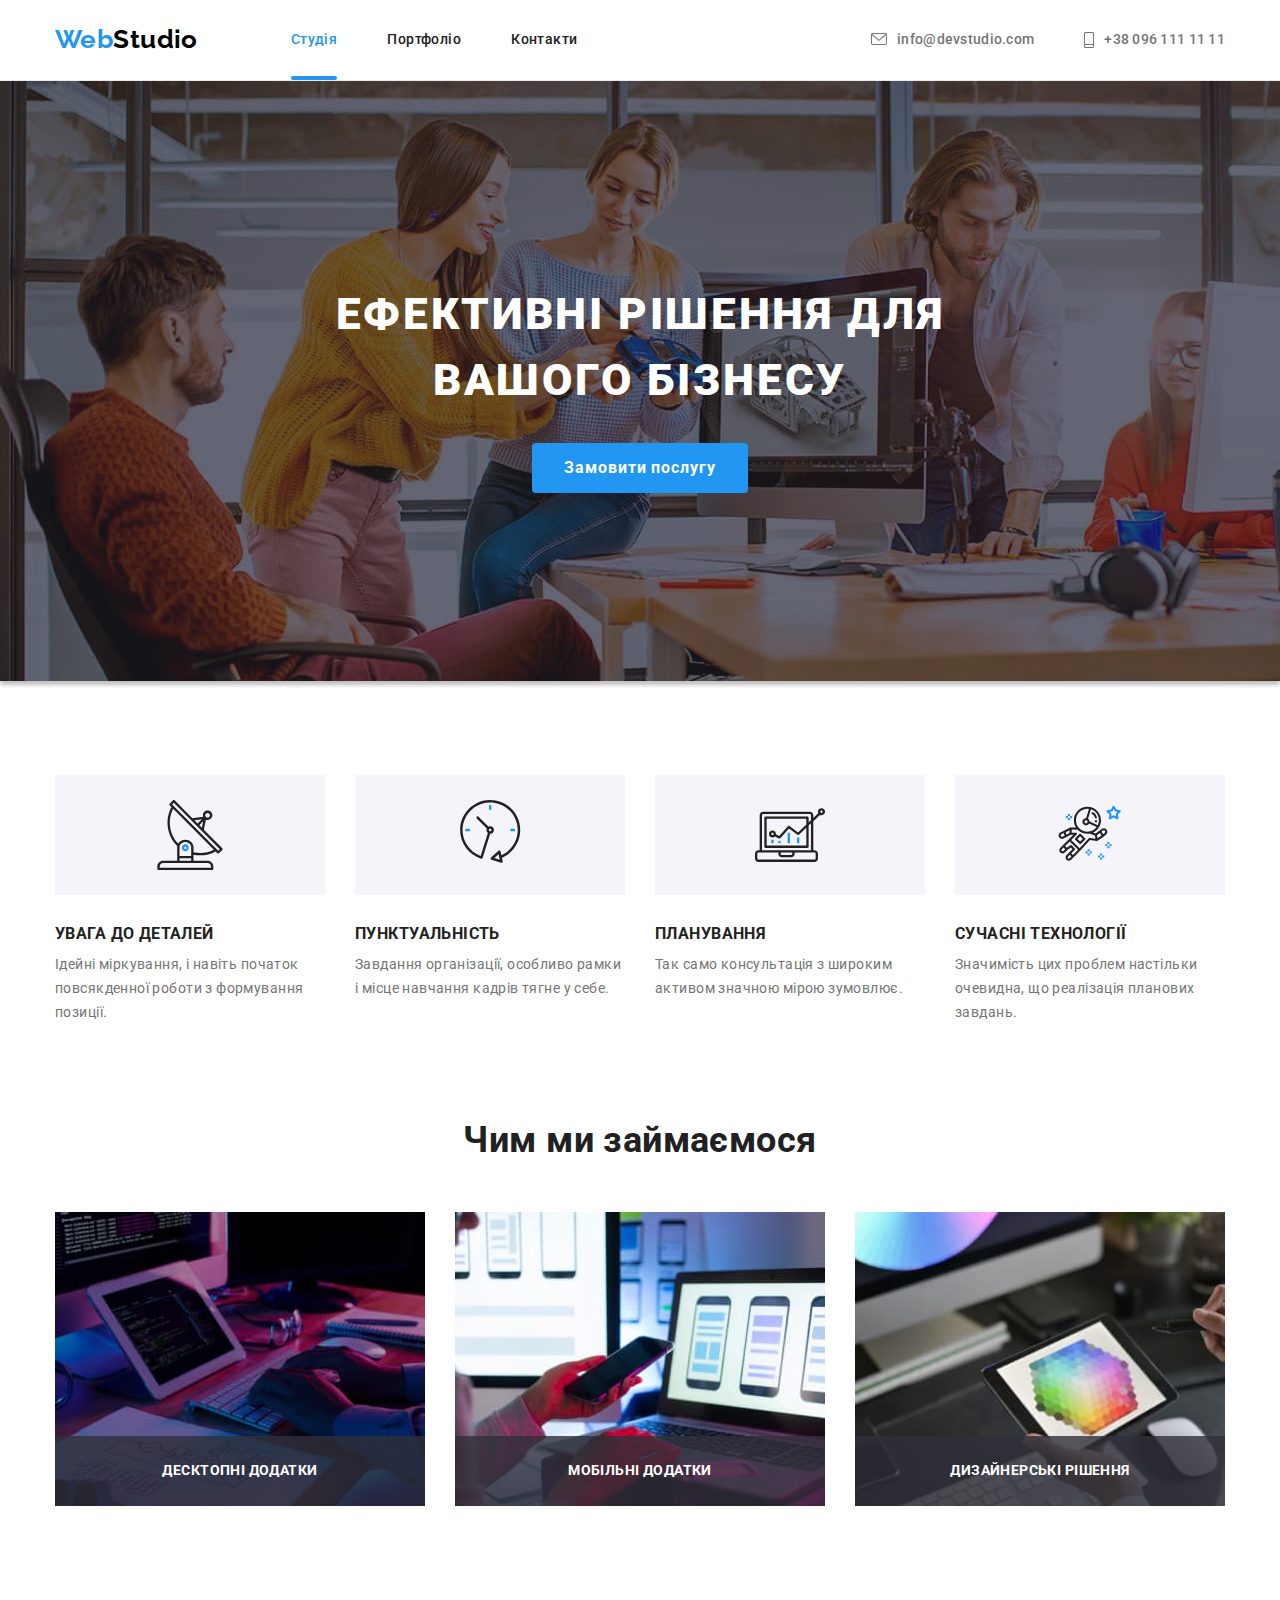
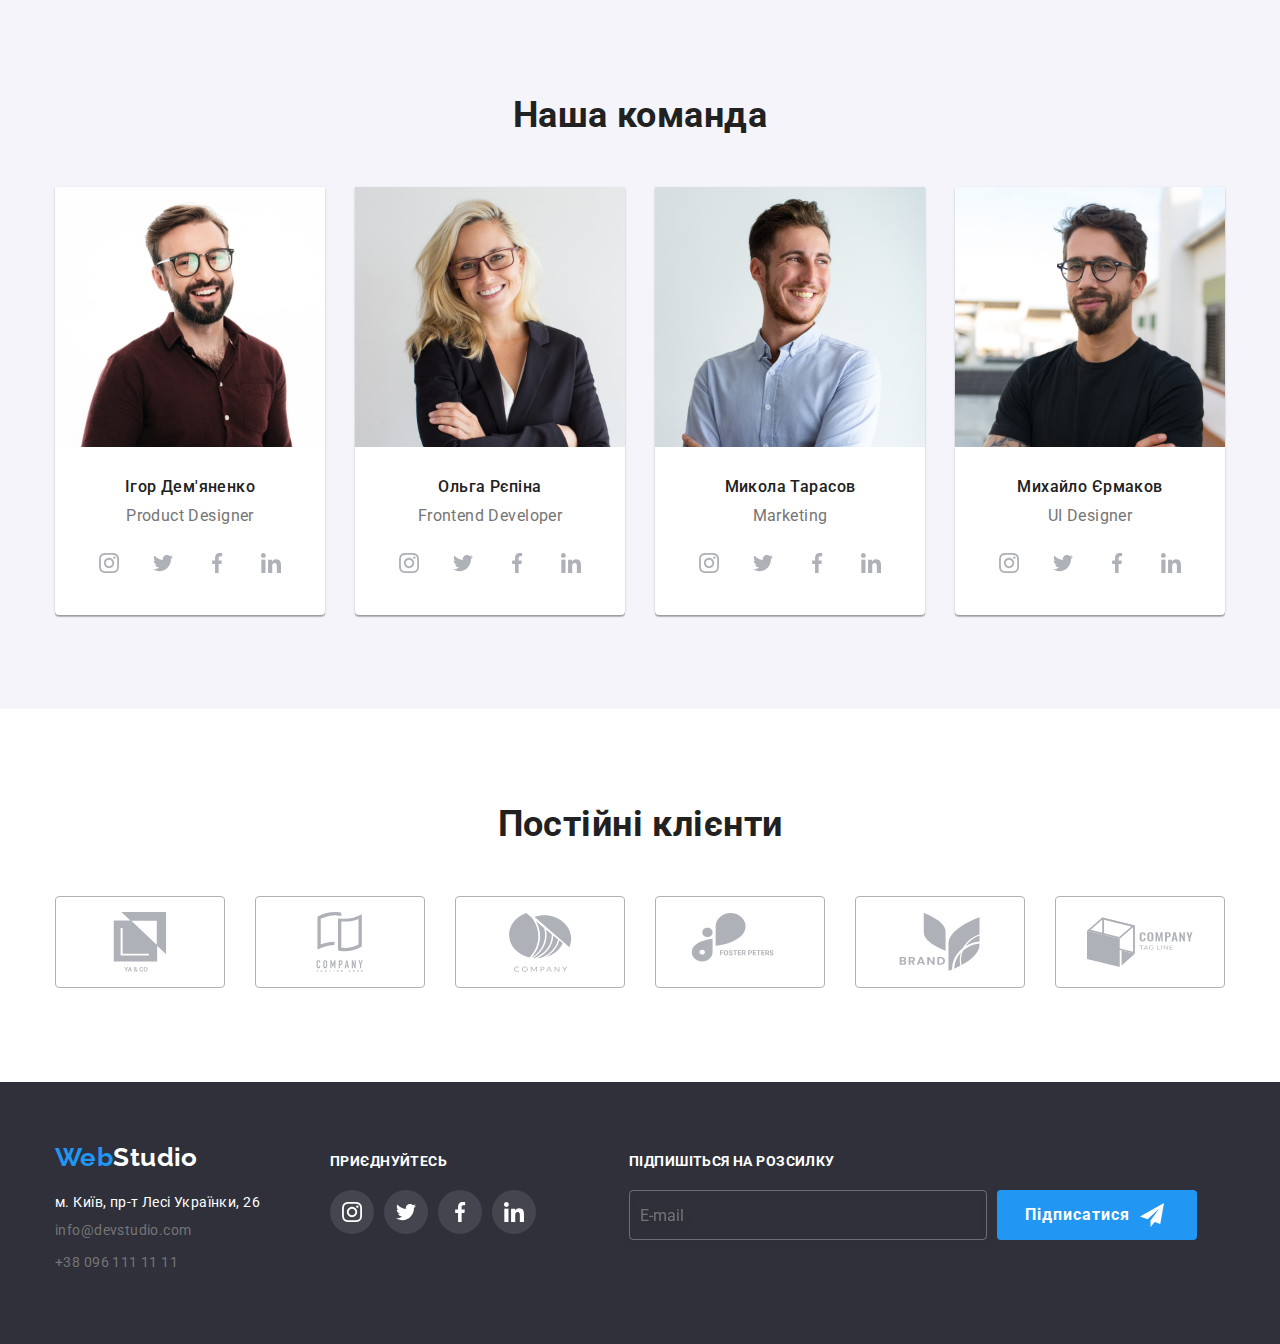
<file: index.html>
<!DOCTYPE html>
<html lang="uk">
  <head class="head">
    <meta charset="utf-8" />
    <meta name="viewport" content="width=device-width, initial-scale=1.0" />
    <title>WebStudio</title>
    <link rel="preconnect" href="https://fonts.googleapis.com" />
    <link rel="preconnect" href="https://fonts.gstatic.com" crossorigin />
    <link
      href="https://fonts.googleapis.com/css2?family=Raleway:wght@700&family=Roboto:wght@400;500;700;900&display=swap"
      rel="stylesheet"
    />
    <link
      rel="stylesheet"
      href="https://cdn.jsdelivr.net/npm/modern-normalize@1.1.0/modern-normalize.min.css"
    />
    <link rel="stylesheet" href="./css/main.min.css" />
  </head>
  <body>
    <!----------------------------------------------------HEADER----------------------------------------------------------------->
    <header class="header">
      <div class="container header__container">
        <nav class="navigation">
          <a class="link webstudio-main" href="./index.html" lang="en"
            >Web<span class="studio">Studio</span></a
          >
          <ul class="menu list">
            <li class="menu__item">
              <a class="menu__link current link" href="./index.html">Студія</a>
            </li>
            <li class="menu__item">
              <a class="menu__link link" href="./portfolio.html">Портфоліо</a>
            </li>
            <li class="menu__item"><a class="menu__link link" href="#">Контакти</a></li>
          </ul>
        </nav>
        <ul class="list contact-list">
          <li>
            <a class="contact-list__link link" href="mailto:info@devstudio.com">
              <svg aria-label="конверт" class="contact-list_logo" width="16" height="12">
                <use href="./images/icons.svg#icon-envelope"></use>
              </svg>
              info@devstudio.com</a
            >
          </li>
          <li>
            <a class="contact-list__link link" href="tel:+380961111111">
              <svg aria-label="телефон" class="contact-list_logo" width="10" height="16">
                <use href="./images/icons.svg#icon-Vector"></use>
              </svg>
              +38 096 111 11 11</a
            >
          </li>
        </ul>
      </div>
    </header>
    <main>
      <!----------------------------------------------------section-HERO----------------------------------------------------------------->
      <section class="title">
        <div class="container hero">
          <h1 class="hero__title">Ефективні рішення для вашого бізнесу</h1>
          <button type="button" class="hero__button" data-modal-open>Замовити послугу</button>
        </div>
      </section>
      <!----------------------------------------------------section-BENEFITS----------------------------------------------------------------->
      <section class="section">
        <div class="container">
          <h2 class="visually-hidden">Наші особливості</h2>
          <ul class="list benefits">
            <li>
              <div class="benefits__box">
                <svg aria-label="антена" class="benefits__icon">
                  <use href="./images/icons.svg#icon-antenna"></use>
                </svg>
              </div>

              <h3 class="benefits__title">Увага до деталей</h3>
              <p class="benefits__text">
                Ідейні міркування, і навіть початок повсякденної роботи з формування позиції.
              </p>
            </li>
            <li>
              <div class="benefits__box">
                <svg aria-label="годинник" class="benefits__icon">
                  <use class="icon-svg" href="./images/icons.svg#icon-clock"></use>
                </svg>
              </div>

              <h3 class="benefits__title">Пунктуальність</h3>
              <p class="benefits__text">
                Завдання організації, особливо рамки і місце навчання кадрів тягне у себе.
              </p>
            </li>
            <li>
              <div class="benefits__box">
                <svg aria-label="діаграма" class="benefits__icon">
                  <use href="./images/icons.svg#icon-diagram"></use>
                </svg>
              </div>

              <h3 class="benefits__title">Планування</h3>
              <p class="benefits__text">
                Так само консультація з широким активом значною мірою зумовлює.
              </p>
            </li>
            <li>
              <div class="benefits__box">
                <svg aria-label="астронавт" class="benefits__icon">
                  <use href="./images/icons.svg#icon-astronaut"></use>
                </svg>
              </div>

              <h3 class="benefits__title">Сучасні технології</h3>
              <p class="benefits__text">
                Значимість цих проблем настільки очевидна, що реалізація планових завдань.
              </p>
            </li>
          </ul>
        </div>
      </section>

       <!----------------------------------------------------section-ACTIVITY----------------------------------------------------------------->
      <section class="section2">
        <div class="container activity">
          <h2 class="activity__title">Чим ми займаємося</h2>
          <ul class="list activity__list">
            <li class="activity__image">
              <img src="./images/box1.jpg" alt="Людина пише код" width="370" height="294" />
              <p class="activity__image-text">Десктопні додатки</p>
            </li>
            <li class="activity__image">
              <img src="./images/box2.jpg" alt="Провіряє роботу" width="370" height="294" />
              <p class="activity__image-text">Мобільні додатки</p>
            </li>
            <li class="activity__image">
              <img src="./images/box3.jpg" alt="Займається візуалом" width="370" height="294" />
              <p class="activity__image-text">Дизайнерські рішення</p>
            </li>
          </ul>
        </div>
      </section>

    <!----------------------------------------------------section-TEAM----------------------------------------------------------------->
      <section class="section-team section">
        <div class="container">
          <h2 class="activity__title">Наша команда</h2>
          <ul class="list team-list">
            <li class="team-list__item">
              <img src="./images/photo1.jpg" alt="Ігор" width="270" height="260" />
              <div class="team-content">
                <h3 class="team-content__name">Ігор Дем'яненко</h3>
                <p class="team-content__job">Product Designer</p>
                <ul class="social-list list">
                  <li class="social-list__item">
                    <a href="" class="social-list__link">
                      <svg aria-label="іконка інстаграму" class="social-list__icon">
                        <use href="./images/icons.svg#icon-instagram"></use>
                      </svg>
                    </a>
                  </li>
                  <li class="social-list__item">
                    <a href="" class="social-list__link">
                      <svg aria-label="іконка твітеру" class="social-list__icon">
                        <use href="./images/icons.svg#icon-twitter"></use>
                      </svg>
                    </a>
                  </li>
                  <li class="social-list__item">
                    <a href="" class="social-list__link">
                      <svg aria-label="іконка фейсбуку" class="social-list__icon">
                        <use href="./images/icons.svg#icon-facebook"></use>
                      </svg>
                    </a>
                  </li>
                  <li class="social-list__item">
                    <a href="" class="social-list__link">
                      <svg aria-label="іконка лінкедіну" class="social-list__icon">
                        <use href="./images/icons.svg#icon-linkedin"></use>
                      </svg>
                    </a>
                  </li>
                </ul>
              </div>
            </li>
            <li class="team-list__item">
              <img src="./images/photo2.jpg" alt="Ольга" width="270" height="260" />
              <div class="team-content">
                <h3 class="team-content__name">Ольга Рєпіна</h3>
                <p class="team-content__job">Frontend Developer</p>
                <ul class="social-list list">
                  <li class="social-list__item">
                    <a href="" class="social-list__link">
                      <svg aria-label="іконка інстаграму" class="social-list__icon">
                        <use href="./images/icons.svg#icon-instagram"></use>
                      </svg>
                    </a>
                  </li>
                  <li class="social-list__item">
                    <a href="" class="social-list__link">
                      <svg aria-label="іконка твітеру" class="social-list__icon">
                        <use href="./images/icons.svg#icon-twitter"></use>
                      </svg>
                    </a>
                  </li>
                  <li class="social-list__item">
                    <a href="" class="social-list__link">
                      <svg aria-label="іконка фейсбуку" class="social-list__icon">
                        <use href="./images/icons.svg#icon-facebook"></use>
                      </svg>
                    </a>
                  </li>
                  <li class="social-list__item">
                    <a href="" class="social-list__link">
                      <svg aria-label="іконка лінкедіну" class="social-list__icon">
                        <use href="./images/icons.svg#icon-linkedin"></use>
                      </svg>
                    </a>
                  </li>
                </ul>
              </div>
            </li>
            <li class="team-list__item">
              <img src="./images/photo3.jpg" alt="Микола" width="270" height="260" />
              <div class="team-content">
                <h3 class="team-content__name">Микола Тарасов</h3>
                <p class="team-content__job">Marketing</p>
                <ul class="social-list list">
                  <li class="social-list__item">
                    <a href="" class="social-list__link">
                      <svg aria-label="іконка інстаграму" class="social-list__icon">
                        <use href="./images/icons.svg#icon-instagram"></use>
                      </svg>
                    </a>
                  </li>
                  <li class="social-list__item">
                    <a href="" class="social-list__link">
                      <svg aria-label="іконка твітеру" class="social-list__icon">
                        <use href="./images/icons.svg#icon-twitter"></use>
                      </svg>
                    </a>
                  </li>
                  <li class="social-list__item">
                    <a href="" class="social-list__link">
                      <svg aria-label="іконка фейсбуку" class="social-list__icon">
                        <use href="./images/icons.svg#icon-facebook"></use>
                      </svg>
                    </a>
                  </li>
                  <li class="social-list__item">
                    <a href="" class="social-list__link">
                      <svg aria-label="іконка лінкедіну" class="social-list__icon">
                        <use href="./images/icons.svg#icon-linkedin"></use>
                      </svg>
                    </a>
                  </li>
                </ul>
              </div>
            </li>
            <li class="team-list__item">
              <img src="./images/photo4.jpg" alt="Михайло" width="270" height="260" />
              <div class="team-content">
                <h3 class="team-content__name">Михайло Єрмаков</h3>
                <p class="team-content__job">UI Designer</p>
                <ul class="social-list list">
                  <li class="social-list__item">
                    <a href="" class="social-list__link">
                      <svg aria-label="іконка інстаграму" class="social-list__icon">
                        <use href="./images/icons.svg#icon-instagram"></use>
                      </svg>
                    </a>
                  </li>
                  <li class="social-list__item">
                    <a href="" class="social-list__link">
                      <svg aria-label="іконка твітеру" class="social-list__icon">
                        <use href="./images/icons.svg#icon-twitter"></use>
                      </svg>
                    </a>
                  </li>
                  <li class="social-list__item">
                    <a href="" class="social-list__link">
                      <svg aria-label="іконка фейсбуку" class="social-list__icon">
                        <use href="./images/icons.svg#icon-facebook"></use>
                      </svg>
                    </a>
                  </li>
                  <li class="social-list__item">
                    <a href="" class="social-list__link">
                      <svg aria-label="іконка лінкедіну" class="social-list__icon">
                        <use href="./images/icons.svg#icon-linkedin"></use>
                      </svg>
                    </a>
                  </li>
                </ul>
              </div>
            </li>
          </ul>
        </div>
      </section>
         <!----------------------------------------------------section-CUSTOMERS----------------------------------------------------------------->
      <section class="section">
        <div class="container">
          <h2 class="activity__title">Постійні клієнти</h2>
          <div>
            <ul class="customers-list list">
              <li class="customers-list__item">
                <a href="" class="customers-list__link">
                  <svg aria-label="група" class="customers-list__icon">
                    <use href="./images/icons.svg#icon-group"></use>
                  </svg>
                </a>
              </li>
              <li class="customers-list__item">
                <a href="" class="customers-list__link">
                  <svg aria-label="група1" class="customers-list__icon">
                    <use href="./images/icons.svg#icon-group-1"></use>
                  </svg>
                </a>
              </li>
              <li class="customers-list__item">
                <a href="" class="customers-list__link">
                  <svg aria-label="група2" class="customers-list__icon">
                    <use href="./images/icons.svg#icon-group-2"></use>
                  </svg>
                </a>
              </li>
              <li class="customers-list__item">
                <a href="" class="customers-list__link">
                  <svg aria-label="група3" class="customers-list__icon">
                    <use href="./images/icons.svg#icon-group-3"></use>
                  </svg>
                </a>
              </li>
              <li class="customers-list__item">
                <a href="" class="customers-list__link">
                  <svg aria-label="група4" class="customers-list__icon">
                    <use href="./images/icons.svg#icon-group-4"></use>
                  </svg>
                </a>
              </li>
              <li class="customers-list__item">
                <a href="" class="customers-list__link">
                  <svg aria-label="група5" class="customers-list__icon">
                    <use href="./images/icons.svg#icon-group-5"></use>
                  </svg>
                </a>
              </li>
            </ul>
          </div>
        </div>
      </section>
    </main>
   <!----------------------------------------------------FOOTER----------------------------------------------------------------->
    <footer class="footer">
      <div class="container footer-conteiner">
        <div>
          <a class="link webstudio-footer" href="./index.html" lang="en"
            >Web<span class="studio-footer">Studio</span></a
          >

          <address class="address">
            <ul class="list address__list">
              <li class="address__item address__item--map">
                <a
                  class="link address__link"
                  href="https://goo.gl/maps/CPtrU1FHBa2aNyZL9"
                  target="_blank"
                  rel="noopener noreferrer nofollow"
                  >м. Київ, пр-т Лесі Українки, 26</a
                >
              </li>
              <li class="address__item">
                <a class="link address__contact" href="mailto:info@devstudio.com"
                  >info@devstudio.com</a
                >
              </li>
              <li class="address__item">
                <a class="link address__contact" href="tel:+380961111111">+38 096 111 11 11</a>
              </li>
            </ul>
          </address>
        </div>
<!--Join-->
        <div class="join">
          <p class="join__text">приєднуйтесь</p>
          <ul class="social-list list">
            <li class="social-list__item">
              <a href="" class="social-list__link social-list__link--color">
                <svg aria-label="іконка інстаграму" class="social-list__icon">
                  <use href="./images/icons.svg#icon-instagram"></use>
                </svg>
              </a>
            </li>
            <li class="social-list__item">
              <a href="" class="social-list__link social-list__link--color">
                <svg aria-label="іконка твітеру" class="social-list__icon">
                  <use href="./images/icons.svg#icon-twitter"></use>
                </svg>
              </a>
            </li>
            <li class="social-list__item">
              <a href="" class="social-list__link social-list__link--color">
                <svg aria-label="іконка фейсбуку" class="social-list__icon">
                  <use href="./images/icons.svg#icon-facebook"></use>
                </svg>
              </a>
            </li>
            <li class="social-list__item">
              <a href="" class="social-list__link social-list__link--color">
                <svg aria-label="іконка лінкедіну" class="social-list__icon">
                  <use href="./images/icons.svg#icon-linkedin"></use>
                </svg>
              </a>
            </li>
          </ul>
        </div>
        <div>
          <!--FORM-FOOTER-->
          <p class="join__text">підпишіться на розсилку</p>
          <form class="form-footer">
            <label for="meil" class="form-footer__label">
              <input type="mail" name="E-mail" id="mail" placeholder="E-mail" class="form-footer__mail" />
            </label>
            <button class="form-footer__button">
              Підписатися
              <svg aria-label="іконка відправки" class="form-footer__button-icon">
                <use href="./images/icons.svg#icon-icon-send-1"></use>
              </svg>
            </button>
          </form>
        </div>
      </div>
    </footer>
    <!-----------------------------------------------------------------MODAL------------------------------------------------------------------------>
    <div class="beckdrop is-hidden" data-modal>
      <div class="modal">
        <button class="modal__close-btn" data-modal-close>
          <svg aria-label="закриття" class="modal_label">
            <use href="./images/icons.svg#icon-close"></use>
          </svg>
        </button>
        <form class="form-modal">
        <p class="form-modal__title">Залиште свої дані, ми вам передзвонимо</p>

          <div class="input-box">
            <label for="name" class="input-box__label">Ім'я</label>
            <div class="input-box__container">
              <input type="text" class="input-box__input" name="user-name" id="user-neme" />
              <svg class="input-box__icon" width="12" height="12">
                <use href="./images/icons.svg#icon-Vector-tel"></use>
              </svg>
            </div>
          </div>

          <div class="input-box">
            <label class="input-box__label" for="tel">Телефон</label>
            <div class="input-box__container">
              <input class="input-box__input" type="tel" name="tel" id="tel" />
              <svg aria-label="" class="input-box__icon" width="12" height="12">
                <use href="./images/icons.svg#icon-Vector-1-tel"></use>
              </svg>
            </div>
          </div>

          <div class="input-box">
            <label class="input-box__label" for="mail">Пошта</label>
            <div class="input-box__container">
              <input class="input-box__input" type="email" name="mail" id="mail" />
              <svg aria-label="" class="input-box__icon" width="12" height="12">
                <use href="./images/icons.svg#icon-Vector-2-tel"></use>
              </svg>
            </div>
          </div>

          <div class="input-box">
            <label for="comment" class="input-box__label">Коментар</label>
            <textarea
              class="input-box__textarea"
              name="comments"
              id="comments"
              placeholder="Введіть текст"></textarea>
          </div>
        <div class="checkbox">
          <label class="checkbox__label">
            <input class="checkbox__input" type="checkbox" name="topic" id="checkboks" />
            <span class="checkbox__icon">
              <svg class="checkbox__svg">
                <use href="./images/icons.svg#icon-confirm"></use>
              </svg>
            </span>
            Погоджуюся з розсилкою та приймаю
            <a href="#" class="checkbox__link">Умови договору</a></label
          >
        </div>

        <button class="buton-modal-send" type="submit">Відправити</button>
        </form>
      </div>
    </div>
    <script src="./js/modal.js"></script>
  </body>
</html>
</file>
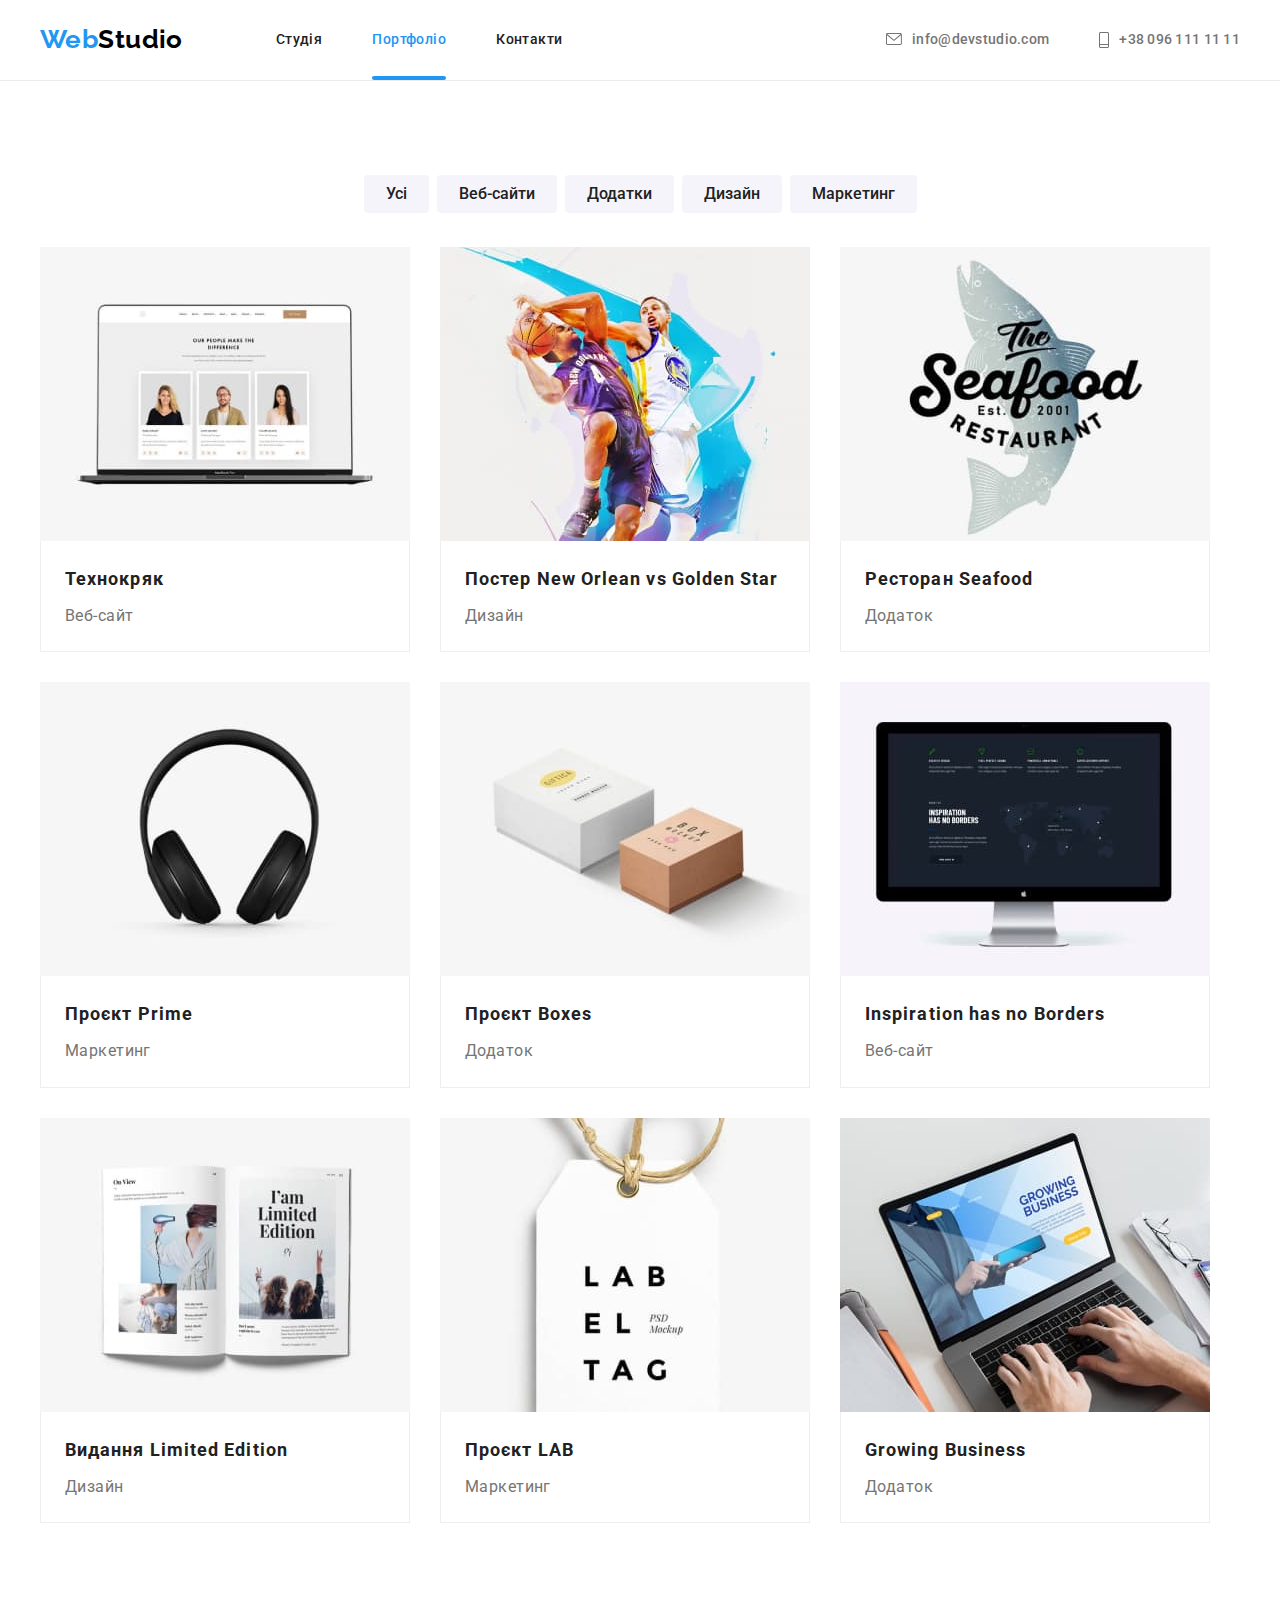
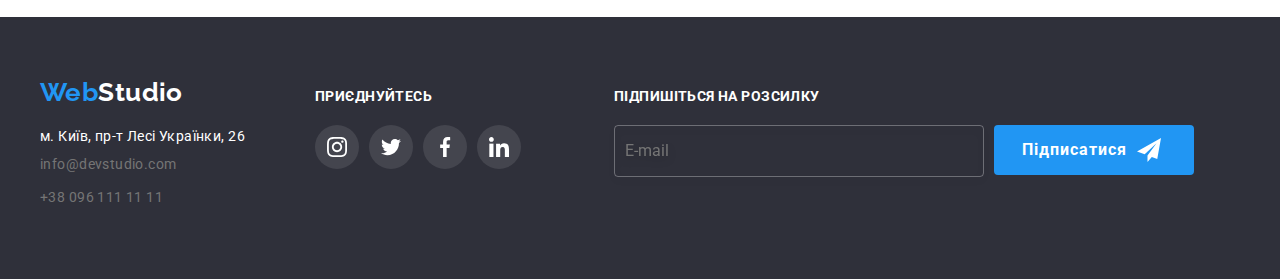
<file: portfolio.html>
<!DOCTYPE html>
<html lang="uk">
  <head>
    <meta charset="UTF-8" />
    <meta http-equiv="X-UA-Compatible" content="IE=edge" />
    <meta name="viewport" content="width=device-width, initial-scale=1.0" />
    <title>Portfolio</title>
    <link rel="preconnect" href="https://fonts.googleapis.com" />
    <link rel="preconnect" href="https://fonts.gstatic.com" crossorigin />
    <link
      href="https://fonts.googleapis.com/css2?family=Raleway:wght@700&family=Roboto:wght@400;500;700;900&display=swap"
      rel="stylesheet"
    />
    <link rel="stylesheet" href="./css/main.min.css" />
  </head>
  <body>
    <!----------------------------------------------------HEADER----------------------------------------------------------------->
    <header class="header">
      <div class="container header__container">
        <nav class="navigation">
          <a class="link webstudio-main" href="./index.html" lang="en"
            >Web<span class="studio">Studio</span></a
          >
          <ul class="menu list">
            <li class="menu__item">
              <a class="menu__link link" href="./index.html">Студія</a>
            </li>
            <li class="menu__item">
              <a class="menu__link current link" href="./portfolio.html">Портфоліо</a>
            </li>
            <li class="menu__item"><a class="menu__link link" href="#">Контакти</a></li>
          </ul>
        </nav>
        <ul class="list contact-list">
          <li>
            <a class="contact-list__link link" href="mailto:info@devstudio.com">
              <svg aria-label="конверт" class="contact-list_logo" width="16" height="12">
                <use href="./images/icons.svg#icon-envelope"></use>
              </svg>
              info@devstudio.com</a
            >
          </li>
          <li>
            <a class="contact-list__link link" href="tel:+380961111111">
              <svg aria-label="телефон" class="contact-list_logo" width="10" height="16">
                <use href="./images/icons.svg#icon-Vector"></use>
              </svg>
              +38 096 111 11 11</a
            >
          </li>
        </ul>
      </div>
    </header>
    <main>
      <section class="section">
        <div class="container">
          <h1 class="visually-hidden">Портфоліо</h1>
          <ul class="list portfolio-item">
            <li><button class="portfolio-item__btn" type="button">Усі</button></li>
            <li><button class="portfolio-item__btn" type="button">Веб-сайти</button></li>
            <li><button class="portfolio-item__btn" type="button">Додатки</button></li>
            <li><button class="portfolio-item__btn" type="button">Дизайн</button></li>
            <li><button class="portfolio-item__btn" type="button">Маркетинг</button></li>
          </ul>
          <ul class="list projects">
            <li>
              <a class="card-interactive" href="#">
                <div class="card-interactive__transform">
                  <img src="./images/portfolio1.jpg" alt="сайт" width="370" height="294" />
                  <p class="card-interactive__text">
                    Ресурс пропонує комплексні пропозиції з різним рівнем функціоналу та сервісів.
                    Все це дозволить відвідувачу отримати вичерпні відомості про компанію чи
                    приватну особу.
                  </p>
                </div>
                <div class="name-projects">
                  <h3 class="name-projects__proect">Технокряк</h3>
                  <p class="name-projects__work">Веб-сайт</p>
                </div>
              </a>
            </li>

            <li>
              <a class="card-interactive" href="#">
                <div class="card-interactive__transform">
                  <img src="./images/portfolio2.jpg" alt="баскетболісти" width="370" height="294" />
                  <p class="card-interactive__text">
                    Ресурс пропонує комплексні пропозиції з різним рівнем функціоналу та сервісів.
                    Все це дозволить відвідувачу отримати вичерпні відомості про компанію чи
                    приватну особу.
                  </p>
                </div>
                <div class="name-projects">
                  <h3 class="name-projects__proect">Постер New Orlean vs Golden Star</h3>
                  <p class="name-projects__work">Дизайн</p>
                </div>
              </a>
            </li>
            <li>
              <a class="card-interactive" href="#">
                <div class="card-interactive__transform">
                  <img
                    src="./images/portfolio3.jpg"
                    alt="емблема ресторану"
                    width="370"
                    height="294"
                  />
                  <p class="card-interactive__text">
                    Ресурс пропонує комплексні пропозиції з різним рівнем функціоналу та сервісів.
                    Все це дозволить відвідувачу отримати вичерпні відомості про компанію чи
                    приватну особу.
                  </p>
                </div>
                <div class="name-projects">
                  <h3 class="name-projects__proect">Ресторан Seafood</h3>
                  <p class="name-projects__work">Додаток</p>
                </div>
              </a>
            </li>
            <li>
              <a class="card-interactive" href="#">
                <div class="card-interactive__transform">
                  <img src="./images/portfolio4.jpg" alt="навушники" width="370" height="294" />
                  <p class="card-interactive__text">
                    Ресурс пропонує комплексні пропозиції з різним рівнем функціоналу та сервісів.
                    Все це дозволить відвідувачу отримати вичерпні відомості про компанію чи
                    приватну особу.
                  </p>
                </div>
                <div class="name-projects">
                  <h3 class="name-projects__proect">Проєкт Prime</h3>
                  <p class="name-projects__work">Маркетинг</p>
                </div>
              </a>
            </li>
            <li>
              <a class="card-interactive" href="#">
                <div class="card-interactive__transform">
                  <img src="./images/portfolio5.jpg" alt="коробки" width="370" height="294" />
                  <p class="card-interactive__text">
                    Ресурс пропонує комплексні пропозиції з різним рівнем функціоналу та сервісів.
                    Все це дозволить відвідувачу отримати вичерпні відомості про компанію чи
                    приватну особу.
                  </p>
                </div>
                <div class="name-projects">
                  <h3 class="name-projects__proect">Проєкт Boxes</h3>
                  <p class="name-projects__work">Додаток</p>
                </div>
              </a>
            </li>
            <li>
              <a class="card-interactive" href="#">
                <div class="card-interactive__transform">
                  <img src="./images/portfolio6.jpg" alt="монітор" width="370" height="294" />
                  <p class="card-interactive__text">
                    Ресурс пропонує комплексні пропозиції з різним рівнем функціоналу та сервісів.
                    Все це дозволить відвідувачу отримати вичерпні відомості про компанію чи
                    приватну особу.
                  </p>
                </div>
                <div class="name-projects">
                  <h3 class="name-projects__proect">Inspiration has no Borders</h3>
                  <p class="name-projects__work">Веб-сайт</p>
                </div>
              </a>
            </li>

            <li>
              <a class="card-interactive" href="#">
                <div class="card-interactive__transform">
                  <img src="./images/portfolio7.jpg" alt="журнал" width="370" height="294" />
                  <p class="card-interactive__text">
                    Ресурс пропонує комплексні пропозиції з різним рівнем функціоналу та сервісів.
                    Все це дозволить відвідувачу отримати вичерпні відомості про компанію чи
                    приватну особу.
                  </p>
                </div>
                <div class="name-projects">
                  <h3 class="name-projects__proect">Видання Limited Edition</h3>
                  <p class="name-projects__work">Дизайн</p>
                </div>
              </a>
            </li>
            <li>
              <a class="card-interactive" href="#">
                <div class="card-interactive__transform">
                  <img src="./images/portfolio8.jpg" alt="бірка" width="370" height="294" />
                  <p class="card-interactive__text">
                    Ресурс пропонує комплексні пропозиції з різним рівнем функціоналу та сервісів.
                    Все це дозволить відвідувачу отримати вичерпні відомості про компанію чи
                    приватну особу.
                  </p>
                </div>
                <div class="name-projects">
                  <h3 class="name-projects__proect">Проєкт LAB</h3>
                  <p class="name-projects__work">Маркетинг</p>
                </div>
              </a>
            </li>
            <li>
              <a class="card-interactive" href="#">
                <div class="card-interactive__transform">
                  <img src="./images/portfolio9.jpg" alt="ноутбук" width="370" height="294" />
                  <p class="card-interactive__text">
                    Ресурс пропонує комплексні пропозиції з різним рівнем функціоналу та сервісів.
                    Все це дозволить відвідувачу отримати вичерпні відомості про компанію чи
                    приватну особу.
                  </p>
                </div>
                <div class="name-projects">
                  <h3 class="name-projects__proect">Growing Business</h3>
                  <p class="name-projects__work">Додаток</p>
                </div>
              </a>
            </li>
          </ul>
        </div>
      </section>
    </main>
    <!----------------------------------------------------FOOTER----------------------------------------------------------------->
 <footer class="footer">
      <div class="container footer-conteiner">
        <div>
          <a class="link webstudio-footer" href="./index.html" lang="en"
            >Web<span class="studio-footer">Studio</span></a
          >

          <address class="address">
            <ul class="list address__list">
              <li class="address__item address__item--map">
                <a
                  class="link address__link"
                  href="https://goo.gl/maps/CPtrU1FHBa2aNyZL9"
                  target="_blank"
                  rel="noopener noreferrer nofollow"
                  >м. Київ, пр-т Лесі Українки, 26</a
                >
              </li>
              <li class="address__item">
                <a class="link address__contact" href="mailto:info@devstudio.com"
                  >info@devstudio.com</a
                >
              </li>
              <li class="address__item">
                <a class="link address__contact" href="tel:+380961111111">+38 096 111 11 11</a>
              </li>
            </ul>
          </address>
        </div>
<!--Join-->
        <div class="join">
          <p class="join__text">приєднуйтесь</p>
          <ul class="social-list list">
            <li class="social-list__item">
              <a href="" class="social-list__link social-list__link--color">
                <svg aria-label="іконка інстаграму" class="social-list__icon">
                  <use href="./images/icons.svg#icon-instagram"></use>
                </svg>
              </a>
            </li>
            <li class="social-list__item">
              <a href="" class="social-list__link social-list__link--color">
                <svg aria-label="іконка твітеру" class="social-list__icon">
                  <use href="./images/icons.svg#icon-twitter"></use>
                </svg>
              </a>
            </li>
            <li class="social-list__item">
              <a href="" class="social-list__link social-list__link--color">
                <svg aria-label="іконка фейсбуку" class="social-list__icon">
                  <use href="./images/icons.svg#icon-facebook"></use>
                </svg>
              </a>
            </li>
            <li class="social-list__item">
              <a href="" class="social-list__link social-list__link--color">
                <svg aria-label="іконка лінкедіну" class="social-list__icon">
                  <use href="./images/icons.svg#icon-linkedin"></use>
                </svg>
              </a>
            </li>
          </ul>
        </div>
        <div>
          <!--FORM-FOOTER-->
          <p class="join__text">підпишіться на розсилку</p>
          <form class="form-footer">
            <label for="meil" class="form-footer__label">
              <input type="mail" name="E-mail" id="mail" placeholder="E-mail" class="form-footer__mail" />
            </label>
            <button class="form-footer__button">
              Підписатися
              <svg aria-label="іконка відправки" class="form-footer__button-icon">
                <use href="./images/icons.svg#icon-icon-send-1"></use>
              </svg>
            </button>
          </form>
        </div>
      </div>
    </footer>
  </body>
</html>
</file>
<file: css/main.min.css>
h1,h2,h3,h4,h5,p{margin-top:0;margin-bottom:0;color:var(--primary-text-color)}a{text-decoration:none;list-style:none}ul,ol{margin-top:0;margin-bottom:0;padding-left:0}.link{text-decoration:none}.list{list-style:none}img{display:block;max-width:100%;height:auto}button{cursor:pointer}body{font-size:14px;font-family:"Roboto",sans-serif;letter-spacing:.03em;margin:auto}svg{display:block}.section{padding-top:94px;padding-bottom:94px}.section2{padding-bottom:94px}.container{width:1200px;margin-left:auto;margin-right:auto;padding-left:15px;padding-right:15px}.visually-hidden{position:absolute;white-space:nowrap;width:1px;height:1px;overflow:hidden;border:0;padding:0;clip:rect(0 0 0 0);clip-path:inset(50%);margin:-1px}.webstudio-main{font-family:"Raleway",sans-serif;font-weight:700;font-size:26px;line-height:1.2;color:#2196f3;margin-right:93px}.studio{color:#000}.webstudio-footer{font-family:"Raleway",sans-serif;font-weight:700;font-size:26px;line-height:1.2;color:#2196f3;display:inline-block}.studio-footer{color:#fff}.header{padding-top:24px;padding-bottom:25px;border-bottom:1px solid #ececec}.header__container{display:flex;align-items:center;justify-content:space-between}.navigation{display:flex;align-items:center}.menu{display:flex;column-gap:50px}.menu__link{font-family:"Roboto",sans-serif;font-weight:500;line-height:1.1;color:#212121;position:relative;padding-bottom:32px;transition:color 250ms cubic-bezier(0.4, 0, 0.2, 1)}.menu__link:hover,.menu__link:focus{color:#2196f3}.current{color:#2196f3}.current::after{content:"";position:absolute;bottom:-1px;left:0;width:100%;height:4px;background:#2196f3;border-radius:2px}.contact-list{display:flex;column-gap:50px}.contact-list .contact-list_logo{cursor:pointer}.contact-list_logo:hover,.contact-list_logo:focus{fill:#2196f3}.contact-list__link{font-family:"Roboto",sans-serif;font-weight:500;line-height:1.1;letter-spacing:.02em;color:#757575;display:flex;gap:10px;fill:currentColor;align-items:center;transition:color 250ms cubic-bezier(0.4, 0, 0.2, 1)}.contact-list__link:hover,.contact-list__link:focus{color:#2196f3}.title{height:600px;padding-top:200px;padding-bottom:280px;background:rgba(47,48,58,.4);box-shadow:0px 4px 4px rgba(0,0,0,.25);background-image:linear-gradient(rgba(47, 48, 58, 0.4), rgba(47, 48, 58, 0.4)),url("../images/hero.jpg");background-size:cover;max-width:1600px;margin:auto}.hero{width:700px}.head{background:#fff}.hero__title{font-family:"Roboto",sans-serif;font-weight:900;font-size:44px;line-height:1.5;text-align:center;letter-spacing:.06em;text-transform:uppercase;color:#fff;margin-bottom:30px}.hero__button{font-family:"Roboto",sans-serif;display:flex;margin-right:auto;margin-left:auto;padding:10px 32px;font-family:inherit;font-weight:700;font-size:16px;line-height:1.88;letter-spacing:.06em;color:#fff;background-color:#2196f3;border-radius:4px;border:none;transition:background-color 250ms cubic-bezier(0.4, 0, 0.2, 1)}.hero__button:hover,.hero__button:focus{background:#188ce8;box-shadow:0px 4px 4px rgba(0,0,0,.15);border-radius:4px}.benefits{display:flex;column-gap:30px;margin-left:auto;margin-right:auto}.benefits__title{font-family:"Roboto",sans-serif;font-weight:700;line-height:1.1;text-transform:uppercase;color:#212121;margin-top:30px}.benefits__box{display:flex;align-items:center;justify-content:center;width:270px;height:120px;background-color:#f5f4fa}.benefits__icon{width:70px;height:70px}.benefits__text{font-family:"Roboto",sans-serif;line-height:1.7;color:#757575;margin-top:10px}.activity__title{font-family:"Roboto",sans-serif;font-weight:700;font-size:36px;line-height:1.2;text-align:center;color:#212121;margin-bottom:50px}.activity__list{display:flex;flex-wrap:wrap;gap:30px}.activity__image{position:relative}.activity__image-text{font-family:"Roboto",sans-serif;font-weight:700;font-size:14px;line-height:1.1;text-transform:uppercase;color:#fff;position:absolute;bottom:0;left:0;display:flex;justify-content:center;align-items:center;width:370px;height:70px;background:rgba(47,48,58,.8)}.section-team{background:#f5f4fa}.team-list{display:flex;gap:30px}.team-list__item{background-color:#fff;border-radius:0px 0px 4px 4px;box-shadow:0px 1px 3px rgba(0,0,0,.12),0px 1px 1px rgba(0,0,0,.14),0px 2px 1px rgba(0,0,0,.2)}.team-content{padding:30px}.team-content__job{font-family:"Roboto",sans-serif;font-size:16px;line-height:1.2;text-align:center;color:#757575;margin-bottom:16px}.team-content__name{font-weight:500;font-size:16px;line-height:19px;text-align:center;color:#212121;margin-bottom:10px}.social-list__icon{width:20px;height:20px;fill:currentColor}.social-list{display:flex;justify-content:center;column-gap:10px}.social-list__link{display:flex;align-items:center;justify-content:center;width:44px;height:44px;border-radius:50%;color:#afb1b8;cursor:pointer;transition:color 250ms cubic-bezier(0.4, 0, 0.2, 1),background-color 250ms cubic-bezier(0.4, 0, 0.2, 1)}.social-list__link:hover,.social-list__link:focus{color:#fff;background-color:#2196f3}.social-list__link--color{color:#fff;background-color:rgba(255,255,255,.1)}.customers-list__icon{width:106px;height:60px;fill:currentColor}.customers-list{display:flex;justify-content:center;column-gap:30px}.customers-list__link{display:flex;align-items:center;justify-content:center;width:170px;height:92px;border:1px solid #afb1b8;border-radius:4px;color:#afb1b8;transition:color 250ms cubic-bezier(0.4, 0, 0.2, 1),background-color 250ms cubic-bezier(0.4, 0, 0.2, 1)}.customers-list__link:hover,.customers-list__link:focus{color:#2196f3;border:1px solid #2196f3}.footer{background-color:#2f303a;padding-top:60px;padding-bottom:60px}.footer-conteiner{display:flex;align-items:baseline}.address__contact:hover,.address__contact:focus{color:#2196f3}.address__contact{font-family:"Roboto",sans-serif;line-height:1.7;color:#757575;transition:color 250ms cubic-bezier(0.4, 0, 0.2, 1),background-color 250ms cubic-bezier(0.4, 0, 0.2, 1)}.address{font-style:normal}.address__link{font-family:"Roboto",sans-serif;line-height:1.7px;color:#fff;transition:color 250ms cubic-bezier(0.4, 0, 0.2, 1),background-color 250ms cubic-bezier(0.4, 0, 0.2, 1)}.address__item{margin-bottom:9px}.address__item--map{margin-top:20px}.join{margin-left:70px;margin-right:93px}.join__text{font-family:"Roboto",sans-serif;font-weight:700;line-height:1.14;text-transform:uppercase;color:#fff;margin-bottom:20px}.form-footer{display:flex;gap:10px}.form-footer__label input{font-family:"Roboto",sans-serif;font-weight:400;font-size:16px;line-height:1.25;color:rgba(255,255,255,.6);padding-left:10px;outline:none}.form-footer__mail{width:358px;height:50px;padding:0;background-color:rgba(0,0,0,0);border:1px solid rgba(255,255,255,.3);filter:drop-shadow(0px 4px 4px rgba(0, 0, 0, 0.15));border-radius:4px;display:block}.form-footer__button{font-family:"Roboto",sans-serif;font-weight:700;font-size:16px;line-height:30px;letter-spacing:.06em;color:#fff;background-color:#2196f3;width:200px;height:50px;display:flex;padding:10px 28px;border:none;border-radius:4px;transition:color 250ms cubic-bezier(0.4, 0, 0.2, 1),background-color 250ms cubic-bezier(0.4, 0, 0.2, 1),box-shadow 250ms cubic-bezier(0.4, 0, 0.2, 1)}.form-footer__button:hover,.form-footer__button:focus{box-shadow:0px 4px 4px rgba(0,0,0,.15)}.form-footer__button-icon{width:24px;height:24px;margin-left:10px;margin-top:3px;fill:#fff}.beckdrop{position:fixed;top:0;left:0;width:100%;height:100%;background:rgba(0,0,0,.2);z-index:100;opacity:1;visibility:visible;pointer-events:auto;transition:opacity 500ms ease,visibility 500ms ease}.is-hidden{opacity:0;pointer-events:none;visibility:hidden}.modal{height:581px;width:528px;background-color:#fff;position:absolute;top:50%;left:50%;transform:translate(-50%, -50%)}.modal__close-btn{background:rgba(0,0,0,0);border:1px solid rgba(0,0,0,.1);width:30px;height:30px;display:flex;align-items:center;justify-content:center;border-radius:50%;position:absolute;top:8px;right:8px;transition:fill 250ms cubic-bezier(0.4, 0, 0.2, 1)}.modal__close-btn:hover,.modal-window__close-btn:focus{fill:#2196f3}.form-modal{padding:40px}.form-modal__title{font-family:"Roboto",sans-serif;font-weight:700;font-size:20px;line-height:23px;color:#212121;text-align:center}.input-box{margin-top:10px}.input-box__label{font-family:"Roboto",sans-serif;font-weight:400;font-size:12px;line-height:14px;letter-spacing:.01em;color:#757575}.input-box__container{position:relative;margin-top:4px}.input-box__container input::placeholder{border:1px solid rgba(33,33,33,.2);border-radius:4px}.input-box__input{width:100%;height:40px;border:1px solid rgba(33,33,33,.2);border-radius:4px;padding:11px 12px 11px 42px;transition:border-color 250ms cubic-bezier(0.4, 0, 0.2, 1);outline:none;font-size:14px;line-height:1.14;letter-spacing:.01em;color:#212121;cursor:pointer}.input-box__input:focus{border-color:#2196f3}.input-box__input:focus+.input-box__icon{fill:#2196f3}.input-box__icon{position:absolute;left:12px;top:50%;transform:translateY(-50%);transition:color 250ms cubic-bezier(0.4, 0, 0.2, 1)}.input-box__textarea{display:block;width:448px;height:120px;border:1px solid rgba(33,33,33,.2);border-radius:4px;font-family:"Roboto",sans-serif;font-weight:400;font-size:12px;line-height:14px;letter-spacing:.01em;color:rgba(117,117,117,.5);padding:12px 16px;outline:none;cursor:pointer;margin-top:4px}.input-box__textarea:focus{border-color:#2196f3}#comments{color:#212121;font-family:"Roboto",sans-serif;font-weight:400;font-size:12px;line-height:14px;letter-spacing:.01em}.checkbox{margin-bottom:30px;padding-left:13px;margin-top:20px}.checkbox__label{font-size:14px;line-height:1.71;letter-spacing:.03em;color:#757575;display:flex;align-items:center;gap:7px}.checkbox__label span{width:16px;height:15px;border:2px solid #212121;border-radius:2px;display:flex;align-items:center;justify-content:center}.checkbox__input{-webkit-appearance:none;-moz-appearance:none;appearance:none;position:absolute}.checkbox__input:checked+.checkbox__icon{background-color:#2196f3;border:2px solid #2196f3}.checkbox__svg{background:rgba(0,0,0,0)}.checkbox__link{font-size:14px;line-height:1.71;color:#2196f3;position:relative}.checkbox__link::after{position:absolute;content:"";bottom:5px;right:0;width:100%;height:1px;background-color:#2196f3}.buton-modal-send{font-family:"Roboto",sans-serif;display:flex;margin-right:auto;margin-left:auto;padding:10px 52px;font-weight:700;font-size:16px;line-height:30px;letter-spacing:.06em;color:#fff;background:#2196f3;box-shadow:0px 4px 4px rgba(0,0,0,.15);border:none;border-radius:4px;transition:color 250ms cubic-bezier(0.4, 0, 0.2, 1),background-color 250ms cubic-bezier(0.4, 0, 0.2, 1),box-shadow 250ms cubic-bezier(0.4, 0, 0.2, 1)}.buton-modal-send:hover,.buton-modal-send:focus{background-color:#188ce8;box-shadow:0px 4px 4px rgba(0,0,0,.15)}.portfolio-item{display:flex;justify-content:center;gap:8px;margin-bottom:34px}.portfolio-item__btn{font-family:"Roboto",sans-serif;font-weight:500;font-size:16px;line-height:1.6;text-align:center;color:#212121;background-color:#f5f4fa;padding:6px 22px;border:none;border-radius:4px;transition:color 250ms cubic-bezier(0.4, 0, 0.2, 1),background-color 250ms cubic-bezier(0.4, 0, 0.2, 1)}.portfolio-item__btn:hover,.portfolio-item__btn:focus{color:#fff;background-color:#2196f3;box-shadow:0px 4px 4px rgba(0,0,0,.15)}.projects{display:flex;flex-wrap:wrap;gap:30px}.card-interactive{display:block;position:relative;text-decoration:none}.card-interactive:hover .card-interactive__text,.card-interactive:focus .card-interactive__text{transform:translateY(0%);background:rgba(33,150,243,.9)}.card-interactive:hover,.card-interactive:focus{box-shadow:0px 1px 1px rgba(0,0,0,.12),0px 4px 4px rgba(0,0,0,.06),1px 4px 6px rgba(0,0,0,.16)}.card-interactive__transform{position:relative;overflow:hidden}.card-interactive__text{position:absolute;top:0;left:0;height:100%;overflow:hidden;padding:64px 24px;color:#fff;font-family:"Roboto",sans-serif;font-weight:400;font-size:18px;line-height:1.5;transform:translateY(100%);transition:transform 250ms cubic-bezier(0.4, 0, 0.2, 1),background-color 250ms cubic-bezier(0.4, 0, 0.2, 1)}.name-projects{padding:20px 24px;border:1px solid #eee;border-top:none}.name-projects__work{font-family:"Roboto",sans-serif;font-weight:400;font-size:16px;line-height:1.9;color:#757575;margin-top:4px}.name-projects__proect{font-family:"Roboto",sans-serif;font-weight:700;font-size:18px;line-height:2;letter-spacing:.06em;color:#212121}/*# sourceMappingURL=main.min.css.map */
</file>
